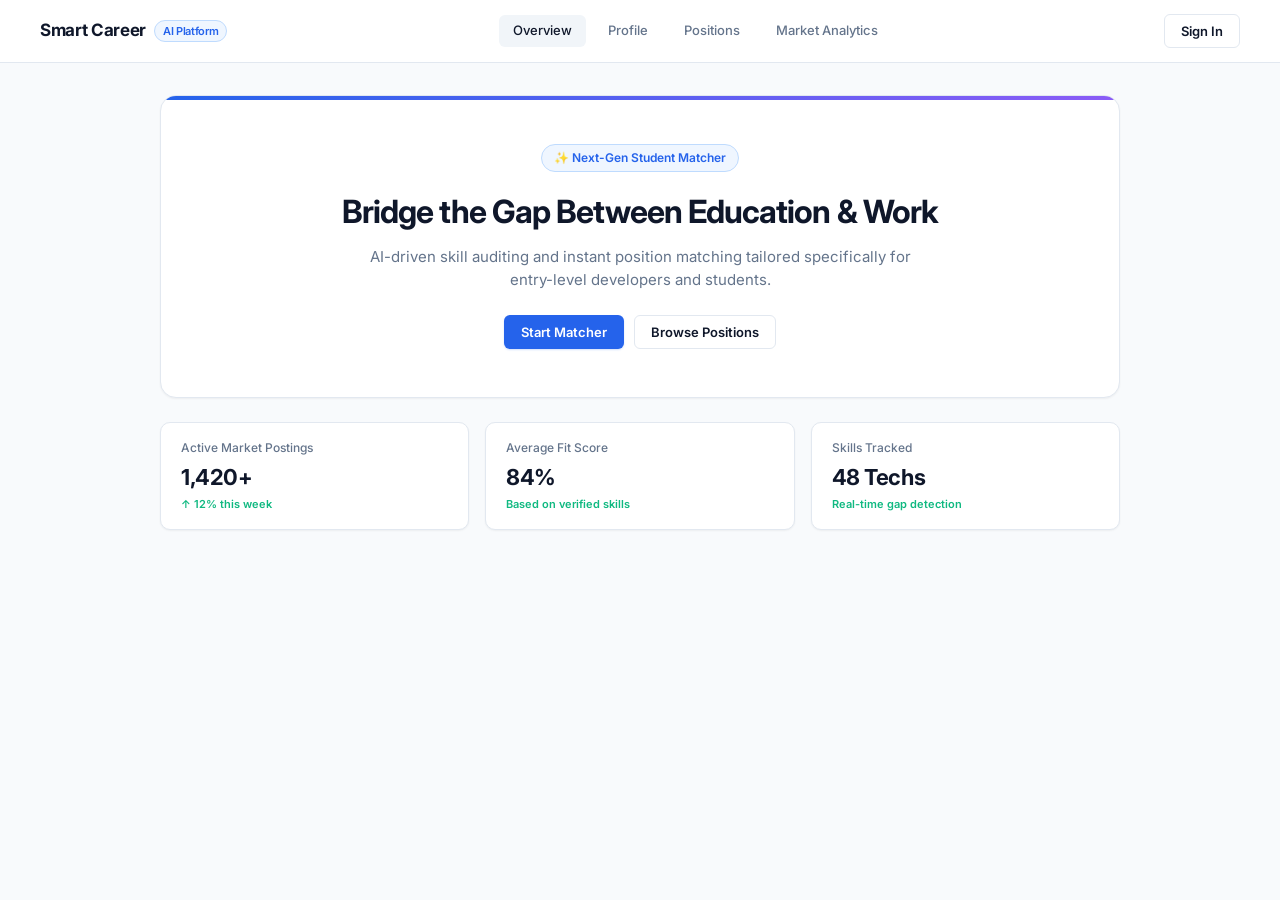
<file: index.html>
<!DOCTYPE html>
<html lang="en">
<head>
    <meta charset="UTF-8">
    <meta name="viewport" content="width=device-width, initial-scale=1.0">
    <title>Smart Career — AI Career Guidance Platform</title>
    <link rel="stylesheet" href="style.css">
</head>
<body>

    <header class="navbar">
        <div class="logo">
            Smart Career <span class="logo-badge">AI Platform</span>
        </div>
        <nav class="nav-links">
            <a href="#" class="nav-link active" onclick="showSection('hero')">Overview</a>
            <a href="#" class="nav-link" onclick="showSection('profile')">Profile</a>
            <a href="#" class="nav-link" onclick="showSection('jobs')">Positions</a>
            <a href="#" class="nav-link" onclick="showSection('analytics')">Market Analytics</a>
        </nav>
        <button class="btn btn-outline" onclick="showSection('profile')">Sign In</button>
    </header>

    <main class="container">

        <!-- 1. HERO SECTION -->
        <section id="hero" class="section active">
            <div class="hero-card">
                <span class="hero-tag">✨ Next-Gen Student Matcher</span>
                <h1>Bridge the Gap Between Education & Work</h1>
                <p>AI-driven skill auditing and instant position matching tailored specifically for entry-level developers and students.</p>
                <div style="display: flex; gap: 10px; justify-content: center;">
                    <button class="btn btn-primary" onclick="showSection('profile')">Start Matcher</button>
                    <button class="btn btn-outline" onclick="showSection('jobs')">Browse Positions</button>
                </div>
            </div>

            <div class="stats-grid">
                <div class="stat-card">
                    <div class="stat-label">Active Market Postings</div>
                    <div class="stat-value">1,420+</div>
                    <div class="stat-desc">↑ 12% this week</div>
                </div>
                <div class="stat-card">
                    <div class="stat-label">Average Fit Score</div>
                    <div class="stat-value">84%</div>
                    <div class="stat-desc">Based on verified skills</div>
                </div>
                <div class="stat-card">
                    <div class="stat-label">Skills Tracked</div>
                    <div class="stat-value">48 Techs</div>
                    <div class="stat-desc">Real-time gap detection</div>
                </div>
            </div>
        </section>

        <!-- 2. PROFILE SECTION -->
        <section id="profile" class="section">
            <div class="page-header">
                <h2>Candidate Profile</h2>
                <p>Upload your information to build your AI skill vector.</p>
            </div>

            <div class="card-box">
                <div class="card-title">Resume Parsing</div>
                <div class="upload-dropzone" onclick="alert('Select your PDF/DOCX resume file.')">
                    <p style="font-size: 13px; font-weight: 600;">Drop your resume here or click to browse</p>
                    <p style="font-size: 11px; color: var(--text-muted); margin-top: 4px;">Supports PDF, DOCX up to 10MB</p>
                </div>

                <div class="form-group">
                    <label>GitHub Repository / Profile</label>
                    <input type="text" class="form-input" placeholder="https://github.com/aanamitbek-arch">
                </div>

                <div class="form-group">
                    <label>Select Verified Tech Stack</label>
                    <div class="skills-tags">
                        <span class="tag active" onclick="toggleSkill(this)">JavaScript</span>
                        <span class="tag active" onclick="toggleSkill(this)">HTML/CSS</span>
                        <span class="tag" onclick="toggleSkill(this)">React</span>
                        <span class="tag" onclick="toggleSkill(this)">Python</span>
                        <span class="tag" onclick="toggleSkill(this)">Git</span>
                        <span class="tag" onclick="toggleSkill(this)">SQL</span>
                        <span class="tag" onclick="toggleSkill(this)">FastAPI</span>
                    </div>
                </div>

                <button class="btn btn-primary" style="margin-top: 8px;" onclick="showSection('jobs')">Save & Calculate Matches</button>
            </div>
        </section>

        <!-- 3. POSITIONS SECTION -->
        <section id="jobs" class="section">
            <div class="page-header">
                <h2>Recommended Positions</h2>
                <p>Verified roles with matching percentages based on your profile.</p>
            </div>

            <div class="jobs-grid">
                <div class="job-item" onclick="showSection('results')">
                    <div>
                        <div style="display: flex; justify-content: space-between; align-items: center;">
                            <span style="font-size: 11px; color: var(--text-muted);">Junior Role</span>
                            <span class="job-badge high">92% Match</span>
                        </div>
                        <div class="job-title">Junior Web Integrator</div>
                        <div class="job-tags">HTML5, CSS3, JavaScript, Git</div>
                    </div>
                    <span style="font-size: 12px; font-weight: 600; color: var(--primary);">View Skill Breakdown &rarr;</span>
                </div>

                <div class="job-item" onclick="showSection('results')">
                    <div>
                        <div style="display: flex; justify-content: space-between; align-items: center;">
                            <span style="font-size: 11px; color: var(--text-muted);">Junior Role</span>
                            <span class="job-badge high">85% Match</span>
                        </div>
                        <div class="job-title">Frontend Developer (React)</div>
                        <div class="job-tags">JavaScript, React, Tailwind, Git</div>
                    </div>
                    <span style="font-size: 12px; font-weight: 600; color: var(--primary);">View Skill Breakdown &rarr;</span>
                </div>

                <div class="job-item" onclick="showSection('results')">
                    <div>
                        <div style="display: flex; justify-content: space-between; align-items: center;">
                            <span style="font-size: 11px; color: var(--text-muted);">Intern / Junior</span>
                            <span class="job-badge med">70% Match</span>
                        </div>
                        <div class="job-title">Python Backend Developer</div>
                        <div class="job-tags">Python, FastAPI, PostgreSQL, Git</div>
                    </div>
                    <span style="font-size: 12px; font-weight: 600; color: var(--primary);">View Skill Breakdown &rarr;</span>
                </div>
            </div>
        </section>

        <!-- 4. MATCH RESULTS SECTION -->
        <section id="results" class="section">
            <div class="page-header">
                <h2>Match & Gap Analysis</h2>
                <p>AI analysis for Frontend Developer position.</p>
            </div>

            <div class="match-summary">
                <div class="match-circle">85%</div>
                <div>
                    <h3 style="font-size: 16px; font-weight: 600;">High Candidate Fit</h3>
                    <p style="font-size: 13px; color: var(--text-muted);">Your profile covers key foundational competencies. Minor gaps identified in state management.</p>
                </div>
            </div>

            <div class="card-box">
                <div class="card-title">Skill Gap Analysis</div>
                <ul style="padding-left: 18px; font-size: 13px; color: var(--text-main);">
                    <li>Advanced State Management (Redux Toolkit)</li>
                    <li>Frontend Testing Fundamentals (Jest / React Testing Library)</li>
                </ul>
            </div>

            <div class="card-box">
                <div class="card-title">Recommended Action Plan</div>
                <div class="roadmap-list">
                    <div class="roadmap-item">
                        <div class="roadmap-num">1</div>
                        <div>
                            <div style="font-size: 13px; font-weight: 600;">Complete Redux Toolkit Module</div>
                            <div style="font-size: 12px; color: var(--text-muted);">Estimated time: 1 week (5 hours)</div>
                        </div>
                    </div>
                    <div class="roadmap-item">
                        <div class="roadmap-num">2</div>
                        <div>
                            <div style="font-size: 13px; font-weight: 600;">Publish Capstone API Project</div>
                            <div style="font-size: 12px; color: var(--text-muted);">Commit to GitHub to update match score</div>
                        </div>
                    </div>
                </div>
            </div>
        </section>

        <!-- 5. ANALYTICS SECTION -->
        <section id="analytics" class="section">
            <div class="page-header">
                <h2>Market Demand Data</h2>
                <p>Based on aggregated junior developer job postings.</p>
            </div>

            <div class="card-box">
                <div class="progress-item">
                    <div class="progress-header">
                        <span>JavaScript / TypeScript</span>
                        <span style="color: var(--text-muted);">78% of postings</span>
                    </div>
                    <div class="progress-bar"><div class="progress-fill" style="width: 78%;"></div></div>
                </div>

                <div class="progress-item">
                    <div class="progress-header">
                        <span>Python / Web Frameworks</span>
                        <span style="color: var(--text-muted);">65% of postings</span>
                    </div>
                    <div class="progress-bar"><div class="progress-fill" style="width: 65%;"></div></div>
                </div>

                <div class="progress-item">
                    <div class="progress-header">
                        <span>React / Frontend Frameworks</span>
                        <span style="color: var(--text-muted);">60% of postings</span>
                    </div>
                    <div class="progress-bar"><div class="progress-fill" style="width: 60%;"></div></div>
                </div>
            </div>
        </section>

    </main>

    <script src="script.js"></script>
</body>
</html>
</file>
<file: style.css>
@import url('https://fonts.googleapis.com/css2?family=Inter:wght@400;500;600;700&display=swap');

:root {
    --bg-app: #f8fafc;
    --bg-card: #ffffff;
    --border-color: #e2e8f0;
    --border-hover: #cbd5e1;
    --text-main: #0f172a;
    --text-muted: #64748b;
    --primary: #2563eb;
    --primary-light: #eff6ff;
    --primary-border: #bfdbfe;
    --accent-green: #10b981;
    --accent-green-bg: #ecfdf5;
    --accent-purple: #8b5cf6;
    --accent-purple-bg: #f5f3ff;
    --radius-sm: 6px;
    --radius-md: 10px;
    --radius-lg: 16px;
    --shadow-sm: 0 1px 2px 0 rgba(0, 0, 0, 0.05);
    --shadow-md: 0 4px 6px -1px rgba(0, 0, 0, 0.07), 0 2px 4px -2px rgba(0, 0, 0, 0.05);
}

* {
    box-sizing: border-box;
    margin: 0;
    padding: 0;
    font-family: 'Inter', -apple-system, BlinkMacSystemFont, sans-serif;
}

body {
    background-color: var(--bg-app);
    color: var(--text-main);
    line-height: 1.5;
    min-height: 100vh;
}

/* Header Navbar */
.navbar {
    display: flex;
    justify-content: space-between;
    align-items: center;
    padding: 14px 40px;
    background: #ffffff;
    border-bottom: 1px solid var(--border-color);
    position: sticky;
    top: 0;
    z-index: 100;
}

.logo {
    font-size: 17px;
    font-weight: 700;
    letter-spacing: -0.02em;
    display: flex;
    align-items: center;
    gap: 8px;
}

.logo-badge {
    background: var(--primary-light);
    color: var(--primary);
    font-size: 11px;
    padding: 2px 8px;
    border-radius: 12px;
    font-weight: 600;
    border: 1px solid var(--primary-border);
}

.nav-links {
    display: flex;
    gap: 8px;
}

.nav-link {
    text-decoration: none;
    color: var(--text-muted);
    font-size: 13px;
    font-weight: 500;
    padding: 6px 14px;
    border-radius: var(--radius-sm);
    transition: all 0.15s ease;
}

.nav-link:hover, .nav-link.active {
    color: var(--text-main);
    background: #f1f5f9;
}

/* Container */
.container {
    max-width: 1000px;
    margin: 0 auto;
    padding: 32px 20px;
}

.section {
    display: none;
    animation: fadeIn 0.2s ease-in-out;
}

.section.active {
    display: block;
}

@keyframes fadeIn {
    from { opacity: 0; transform: translateY(4px); }
    to { opacity: 1; transform: translateY(0); }
}

/* Header Titles */
.page-header {
    margin-bottom: 24px;
}

.page-header h2 {
    font-size: 22px;
    font-weight: 700;
    letter-spacing: -0.02em;
}

.page-header p {
    font-size: 14px;
    color: var(--text-muted);
}

/* Buttons */
.btn {
    display: inline-flex;
    align-items: center;
    justify-content: center;
    gap: 8px;
    padding: 8px 16px;
    font-size: 13px;
    font-weight: 600;
    border-radius: var(--radius-sm);
    border: 1px solid transparent;
    cursor: pointer;
    transition: all 0.15s ease;
}

.btn-primary {
    background: var(--primary);
    color: #ffffff;
    box-shadow: 0 1px 2px rgba(37, 99, 235, 0.2);
}

.btn-primary:hover {
    background: #1d4ed8;
}

.btn-outline {
    background: #ffffff;
    border-color: var(--border-color);
    color: var(--text-main);
}

.btn-outline:hover {
    background: #f8fafc;
    border-color: var(--border-hover);
}

/* Hero Section */
.hero-card {
    background: #ffffff;
    border: 1px solid var(--border-color);
    border-radius: var(--radius-lg);
    padding: 48px 32px;
    text-align: center;
    box-shadow: var(--shadow-sm);
    margin-bottom: 24px;
    position: relative;
    overflow: hidden;
}

.hero-card::before {
    content: '';
    position: absolute;
    top: 0;
    left: 0;
    right: 0;
    height: 4px;
    background: linear-gradient(90deg, #2563eb, #8b5cf6);
}

.hero-tag {
    display: inline-flex;
    align-items: center;
    gap: 6px;
    padding: 4px 12px;
    background: var(--primary-light);
    color: var(--primary);
    border: 1px solid var(--primary-border);
    border-radius: 20px;
    font-size: 12px;
    font-weight: 600;
    margin-bottom: 16px;
}

.hero-card h1 {
    font-size: 32px;
    font-weight: 700;
    letter-spacing: -0.03em;
    margin-bottom: 10px;
}

.hero-card p {
    font-size: 15px;
    color: var(--text-muted);
    max-width: 580px;
    margin: 0 auto 24px;
}

/* Dashboard Stats Grid */
.stats-grid {
    display: grid;
    grid-template-columns: repeat(3, 1fr);
    gap: 16px;
    margin-bottom: 24px;
}

.stat-card {
    background: #ffffff;
    border: 1px solid var(--border-color);
    border-radius: var(--radius-md);
    padding: 16px 20px;
    box-shadow: var(--shadow-sm);
}

.stat-label {
    font-size: 12px;
    font-weight: 500;
    color: var(--text-muted);
    margin-bottom: 4px;
}

.stat-value {
    font-size: 22px;
    font-weight: 700;
    color: var(--text-main);
    letter-spacing: -0.02em;
}

.stat-desc {
    font-size: 11px;
    color: var(--accent-green);
    font-weight: 600;
    margin-top: 2px;
}

/* Cards & Layout */
.card-box {
    background: #ffffff;
    border: 1px solid var(--border-color);
    border-radius: var(--radius-md);
    padding: 24px;
    margin-bottom: 20px;
    box-shadow: var(--shadow-sm);
}

.card-title {
    font-size: 15px;
    font-weight: 600;
    margin-bottom: 14px;
    display: flex;
    align-items: center;
    justify-content: space-between;
}

/* Profile Form Elements */
.upload-dropzone {
    border: 2px dashed var(--border-color);
    border-radius: var(--radius-md);
    padding: 24px;
    text-align: center;
    background: #f8fafc;
    cursor: pointer;
    transition: all 0.15s ease;
    margin-bottom: 16px;
}

.upload-dropzone:hover {
    border-color: var(--primary);
    background: var(--primary-light);
}

.form-group {
    margin-bottom: 16px;
}

.form-group label {
    display: block;
    font-size: 12px;
    font-weight: 600;
    color: var(--text-main);
    margin-bottom: 6px;
    text-transform: uppercase;
    letter-spacing: 0.03em;
}

.form-input {
    width: 100%;
    padding: 8px 12px;
    font-size: 13px;
    border: 1px solid var(--border-color);
    border-radius: var(--radius-sm);
    outline: none;
    transition: border-color 0.15s;
}

.form-input:focus {
    border-color: var(--primary);
}

.skills-tags {
    display: flex;
    flex-wrap: wrap;
    gap: 6px;
}

.tag {
    font-size: 12px;
    font-weight: 500;
    padding: 4px 10px;
    background: #f1f5f9;
    border: 1px solid var(--border-color);
    border-radius: 6px;
    cursor: pointer;
    user-select: none;
    transition: all 0.15s ease;
}

.tag.active {
    background: var(--primary-light);
    color: var(--primary);
    border-color: var(--primary-border);
}

/* Jobs Grid */
.jobs-grid {
    display: grid;
    grid-template-columns: repeat(auto-fill, minmax(290px, 1fr));
    gap: 16px;
}

.job-item {
    background: #ffffff;
    border: 1px solid var(--border-color);
    border-radius: var(--radius-md);
    padding: 20px;
    cursor: pointer;
    transition: all 0.15s ease;
    display: flex;
    flex-direction: column;
    justify-content: space-between;
}

.job-item:hover {
    border-color: var(--primary-border);
    box-shadow: var(--shadow-md);
    transform: translateY(-1px);
}

.job-badge {
    display: inline-block;
    padding: 2px 8px;
    font-size: 11px;
    font-weight: 600;
    border-radius: 4px;
}

.job-badge.high { background: var(--accent-green-bg); color: var(--accent-green); }
.job-badge.med { background: #fef3c7; color: #d97706; }

.job-title {
    font-size: 15px;
    font-weight: 600;
    margin: 8px 0 4px;
}

.job-tags {
    font-size: 12px;
    color: var(--text-muted);
    margin-bottom: 16px;
}

/* Match Header Box */
.match-summary {
    background: linear-gradient(135deg, #eff6ff 0%, #f5f3ff 100%);
    border: 1px solid var(--primary-border);
    border-radius: var(--radius-md);
    padding: 20px;
    display: flex;
    align-items: center;
    gap: 20px;
    margin-bottom: 20px;
}

.match-circle {
    width: 64px;
    height: 64px;
    border-radius: 50%;
    background: #ffffff;
    color: var(--primary);
    font-size: 20px;
    font-weight: 700;
    display: flex;
    align-items: center;
    justify-content: center;
    box-shadow: var(--shadow-sm);
    flex-shrink: 0;
}

/* Roadmap List */
.roadmap-list {
    display: flex;
    flex-direction: column;
    gap: 12px;
}

.roadmap-item {
    display: flex;
    gap: 12px;
    padding: 12px;
    background: #f8fafc;
    border: 1px solid var(--border-color);
    border-radius: var(--radius-sm);
}

.roadmap-num {
    width: 22px;
    height: 22px;
    background: var(--primary);
    color: #ffffff;
    font-size: 11px;
    font-weight: 700;
    border-radius: 50%;
    display: flex;
    align-items: center;
    justify-content: center;
    flex-shrink: 0;
}

/* Progress Bars */
.progress-item {
    margin-bottom: 14px;
}

.progress-header {
    display: flex;
    justify-content: space-between;
    font-size: 12px;
    font-weight: 600;
    margin-bottom: 4px;
}

.progress-bar {
    height: 6px;
    background: #e2e8f0;
    border-radius: 3px;
    overflow: hidden;
}

.progress-fill {
    height: 100%;
    background: var(--primary);
    border-radius: 3px;
}
</file>
